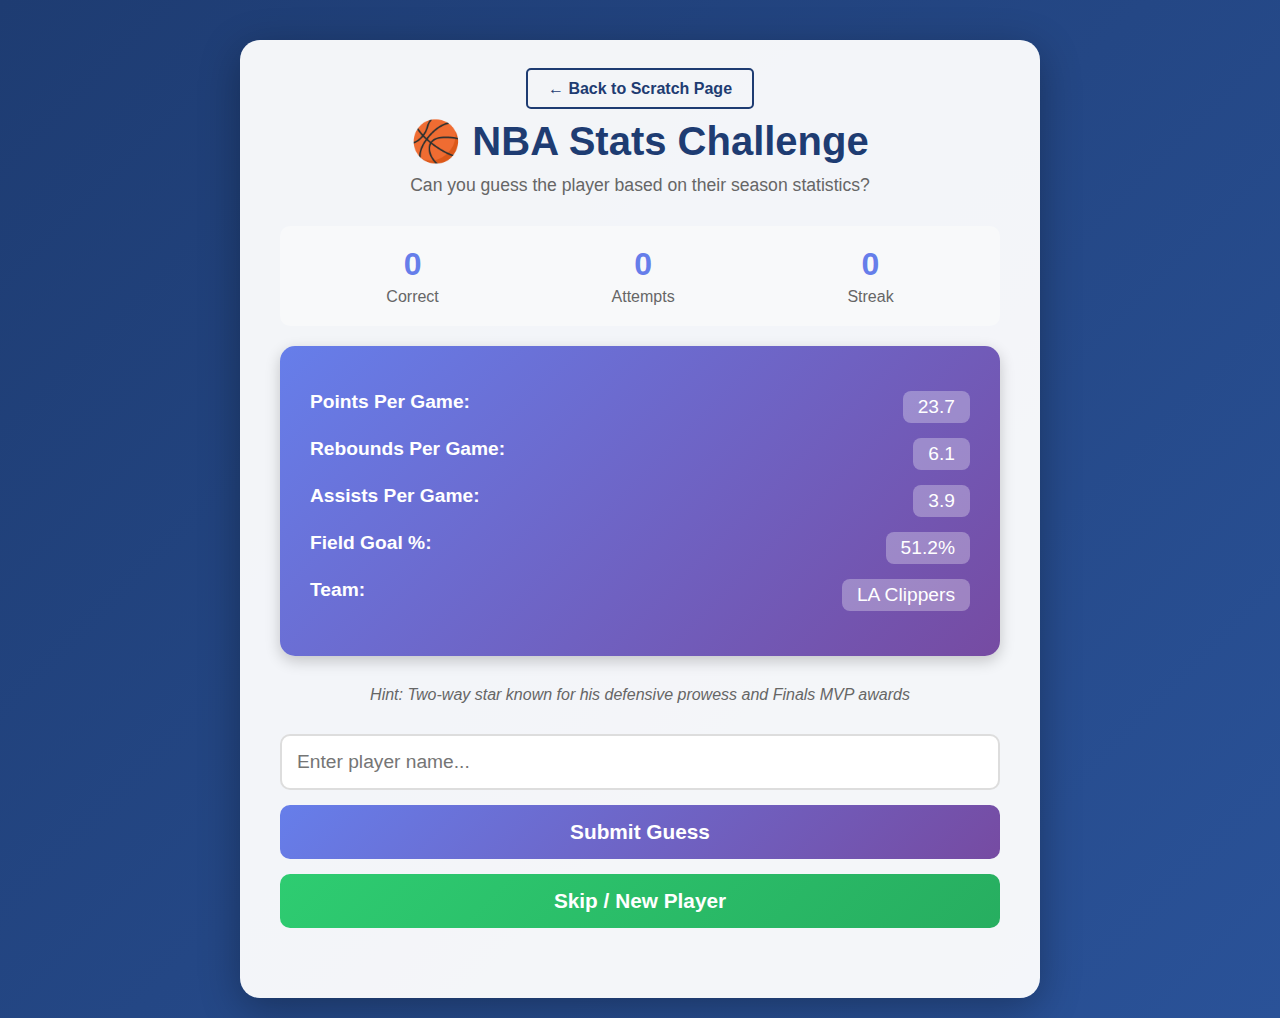
<file: webapp.html>
<!DOCTYPE html>
<html lang="en">
<head>
    <meta charset="UTF-8">
    <meta name="viewport" content="width=device-width, initial-scale=1.0">
    <title>Basketball Stats Game - Guess the Player!</title>
    <style>
        * {
            margin: 0;
            padding: 0;
            box-sizing: border-box;
        }

        body {
            font-family: 'Arial', sans-serif;
            background: linear-gradient(135deg, #1e3c72 0%, #2a5298 100%);
            min-height: 100vh;
            display: flex;
            flex-direction: column;
            align-items: center;
            padding: 20px;
            color: #fff;
        }

        .container {
            max-width: 800px;
            width: 100%;
            background: rgba(255, 255, 255, 0.95);
            border-radius: 20px;
            box-shadow: 0 10px 40px rgba(0, 0, 0, 0.3);
            padding: 40px;
            color: #333;
            margin-top: 20px;
        }

        h1 {
            text-align: center;
            color: #1e3c72;
            margin-bottom: 10px;
            font-size: 2.5em;
        }

        .subtitle {
            text-align: center;
            color: #666;
            margin-bottom: 30px;
            font-size: 1.1em;
        }

        .nav-link {
            text-align: center;
            margin-bottom: 20px;
        }

        .nav-link a {
            color: #1e3c72;
            text-decoration: none;
            font-weight: bold;
            padding: 10px 20px;
            border: 2px solid #1e3c72;
            border-radius: 5px;
            transition: all 0.3s;
        }

        .nav-link a:hover {
            background-color: #1e3c72;
            color: white;
        }

        .stats-display {
            background: linear-gradient(135deg, #667eea 0%, #764ba2 100%);
            padding: 30px;
            border-radius: 15px;
            margin-bottom: 30px;
            box-shadow: 0 5px 15px rgba(0, 0, 0, 0.2);
        }

        .stat-row {
            display: flex;
            justify-content: space-between;
            margin: 15px 0;
            font-size: 1.2em;
            color: white;
        }

        .stat-label {
            font-weight: bold;
        }

        .stat-value {
            background: rgba(255, 255, 255, 0.3);
            padding: 5px 15px;
            border-radius: 8px;
        }

        .input-section {
            margin: 30px 0;
        }

        input[type="text"] {
            width: 100%;
            padding: 15px;
            font-size: 1.2em;
            border: 2px solid #ddd;
            border-radius: 10px;
            margin-bottom: 15px;
            transition: border-color 0.3s;
        }

        input[type="text"]:focus {
            outline: none;
            border-color: #667eea;
        }

        button {
            width: 100%;
            padding: 15px;
            font-size: 1.3em;
            background: linear-gradient(135deg, #667eea 0%, #764ba2 100%);
            color: white;
            border: none;
            border-radius: 10px;
            cursor: pointer;
            font-weight: bold;
            transition: transform 0.2s;
        }

        button:hover {
            transform: translateY(-2px);
            box-shadow: 0 5px 15px rgba(102, 126, 234, 0.4);
        }

        button:active {
            transform: translateY(0);
        }

        .result {
            margin-top: 20px;
            padding: 20px;
            border-radius: 10px;
            text-align: center;
            font-size: 1.3em;
            font-weight: bold;
            display: none;
        }

        .result.correct {
            background: #2ecc71;
            color: white;
            display: block;
        }

        .result.incorrect {
            background: #e74c3c;
            color: white;
            display: block;
        }

        .score-board {
            display: flex;
            justify-content: space-around;
            margin: 20px 0;
            padding: 20px;
            background: #f8f9fa;
            border-radius: 10px;
        }

        .score-item {
            text-align: center;
        }

        .score-number {
            font-size: 2em;
            font-weight: bold;
            color: #667eea;
        }

        .score-label {
            color: #666;
            margin-top: 5px;
        }

        .hint {
            text-align: center;
            color: #666;
            font-style: italic;
            margin: 15px 0;
        }

        .new-game-btn {
            background: linear-gradient(135deg, #2ecc71 0%, #27ae60 100%);
            margin-top: 15px;
        }

        .basketball-emoji {
            font-size: 3em;
            text-align: center;
            margin: 20px 0;
        }
    </style>
</head>
<body>
    <div class="container">
        <div class="nav-link">
            <a href="scratch.html">← Back to Scratch Page</a>
        </div>

        <h1>🏀 NBA Stats Challenge</h1>
        <p class="subtitle">Can you guess the player based on their season statistics?</p>

        <div class="score-board">
            <div class="score-item">
                <div class="score-number" id="correct-count">0</div>
                <div class="score-label">Correct</div>
            </div>
            <div class="score-item">
                <div class="score-number" id="attempts-count">0</div>
                <div class="score-label">Attempts</div>
            </div>
            <div class="score-item">
                <div class="score-number" id="streak-count">0</div>
                <div class="score-label">Streak</div>
            </div>
        </div>

        <div class="stats-display" id="stats-display">
            <div class="stat-row">
                <span class="stat-label">Points Per Game:</span>
                <span class="stat-value" id="ppg">--</span>
            </div>
            <div class="stat-row">
                <span class="stat-label">Rebounds Per Game:</span>
                <span class="stat-value" id="rpg">--</span>
            </div>
            <div class="stat-row">
                <span class="stat-label">Assists Per Game:</span>
                <span class="stat-value" id="apg">--</span>
            </div>
            <div class="stat-row">
                <span class="stat-label">Field Goal %:</span>
                <span class="stat-value" id="fg">--</span>
            </div>
            <div class="stat-row">
                <span class="stat-label">Team:</span>
                <span class="stat-value" id="team">--</span>
            </div>
        </div>

        <p class="hint" id="hint">Hint: This player is known for their versatility!</p>

        <div class="input-section">
            <input type="text" id="player-guess" placeholder="Enter player name..." autocomplete="off">
            <button onclick="checkGuess()">Submit Guess</button>
            <button class="new-game-btn" onclick="newPlayer()">Skip / New Player</button>
        </div>

        <div class="result" id="result"></div>
    </div>

    <script>
        // NBA Players Database with realistic stats
        const players = [
            {
                name: "LeBron James",
                ppg: 25.7,
                rpg: 7.3,
                apg: 8.3,
                fg: 54.0,
                team: "Los Angeles Lakers",
                hint: "Known as 'The King' and one of the greatest of all time"
            },
            {
                name: "Stephen Curry",
                ppg: 29.4,
                rpg: 6.1,
                apg: 6.3,
                fg: 48.2,
                team: "Golden State Warriors",
                hint: "Revolutionary 3-point shooter who changed the game"
            },
            {
                name: "Kevin Durant",
                ppg: 29.1,
                rpg: 6.7,
                apg: 5.0,
                fg: 51.4,
                team: "Phoenix Suns",
                hint: "7-footer with guard skills and deadly scoring ability"
            },
            {
                name: "Giannis Antetokounmpo",
                ppg: 31.1,
                rpg: 11.8,
                apg: 5.7,
                fg: 55.3,
                team: "Milwaukee Bucks",
                hint: "The 'Greek Freak' known for his length and athleticism"
            },
            {
                name: "Luka Doncic",
                ppg: 32.4,
                rpg: 8.6,
                apg: 8.0,
                fg: 49.6,
                team: "Dallas Mavericks",
                hint: "Young European superstar with exceptional court vision"
            },
            {
                name: "Nikola Jokic",
                ppg: 24.5,
                rpg: 11.8,
                apg: 9.8,
                fg: 58.3,
                team: "Denver Nuggets",
                hint: "Two-time MVP center with incredible passing ability"
            },
            {
                name: "Joel Embiid",
                ppg: 33.1,
                rpg: 10.2,
                apg: 4.2,
                fg: 54.8,
                team: "Philadelphia 76ers",
                hint: "Dominant center who can score from anywhere on the court"
            },
            {
                name: "Damian Lillard",
                ppg: 32.2,
                rpg: 4.8,
                apg: 7.3,
                fg: 46.3,
                team: "Milwaukee Bucks",
                hint: "Known for hitting clutch shots from deep range"
            },
            {
                name: "Jayson Tatum",
                ppg: 30.1,
                rpg: 8.8,
                apg: 4.6,
                fg: 46.6,
                team: "Boston Celtics",
                hint: "Young forward with a complete offensive game"
            },
            {
                name: "Kawhi Leonard",
                ppg: 23.7,
                rpg: 6.1,
                apg: 3.9,
                fg: 51.2,
                team: "LA Clippers",
                hint: "Two-way star known for his defensive prowess and Finals MVP awards"
            }
        ];

        let currentPlayer = null;
        let correctCount = 0;
        let attemptsCount = 0;
        let streakCount = 0;

        function newPlayer() {
            currentPlayer = players[Math.floor(Math.random() * players.length)];
            
            document.getElementById('ppg').textContent = currentPlayer.ppg;
            document.getElementById('rpg').textContent = currentPlayer.rpg;
            document.getElementById('apg').textContent = currentPlayer.apg;
            document.getElementById('fg').textContent = currentPlayer.fg + '%';
            document.getElementById('team').textContent = currentPlayer.team;
            document.getElementById('hint').textContent = 'Hint: ' + currentPlayer.hint;
            
            document.getElementById('player-guess').value = '';
            document.getElementById('result').className = 'result';
            document.getElementById('player-guess').disabled = false;
        }

        function checkGuess() {
            const guess = document.getElementById('player-guess').value.trim().toLowerCase();
            const correctName = currentPlayer.name.toLowerCase();
            const result = document.getElementById('result');
            
            attemptsCount++;
            document.getElementById('attempts-count').textContent = attemptsCount;
            
            // Check if guess matches (allowing for some flexibility)
            const lastName = currentPlayer.name.split(' ')[1].toLowerCase();
            
            if (guess === correctName || guess === lastName || 
                correctName.includes(guess) && guess.length > 3) {
                result.className = 'result correct';
                result.textContent = `🎉 Correct! It's ${currentPlayer.name}! 🏀`;
                correctCount++;
                streakCount++;
                document.getElementById('correct-count').textContent = correctCount;
                document.getElementById('streak-count').textContent = streakCount;
                document.getElementById('player-guess').disabled = true;
                
                setTimeout(() => {
                    newPlayer();
                }, 3000);
            } else {
                result.className = 'result incorrect';
                result.textContent = `❌ Not quite! The answer was ${currentPlayer.name}. Try the next one!`;
                streakCount = 0;
                document.getElementById('streak-count').textContent = streakCount;
                document.getElementById('player-guess').disabled = true;
                
                setTimeout(() => {
                    newPlayer();
                }, 3000);
            }
        }

        // Allow Enter key to submit
        document.getElementById('player-guess').addEventListener('keypress', function(e) {
            if (e.key === 'Enter' && !this.disabled) {
                checkGuess();
            }
        });

        // Initialize game
        newPlayer();
    </script>
</body>
</html>
</file>
